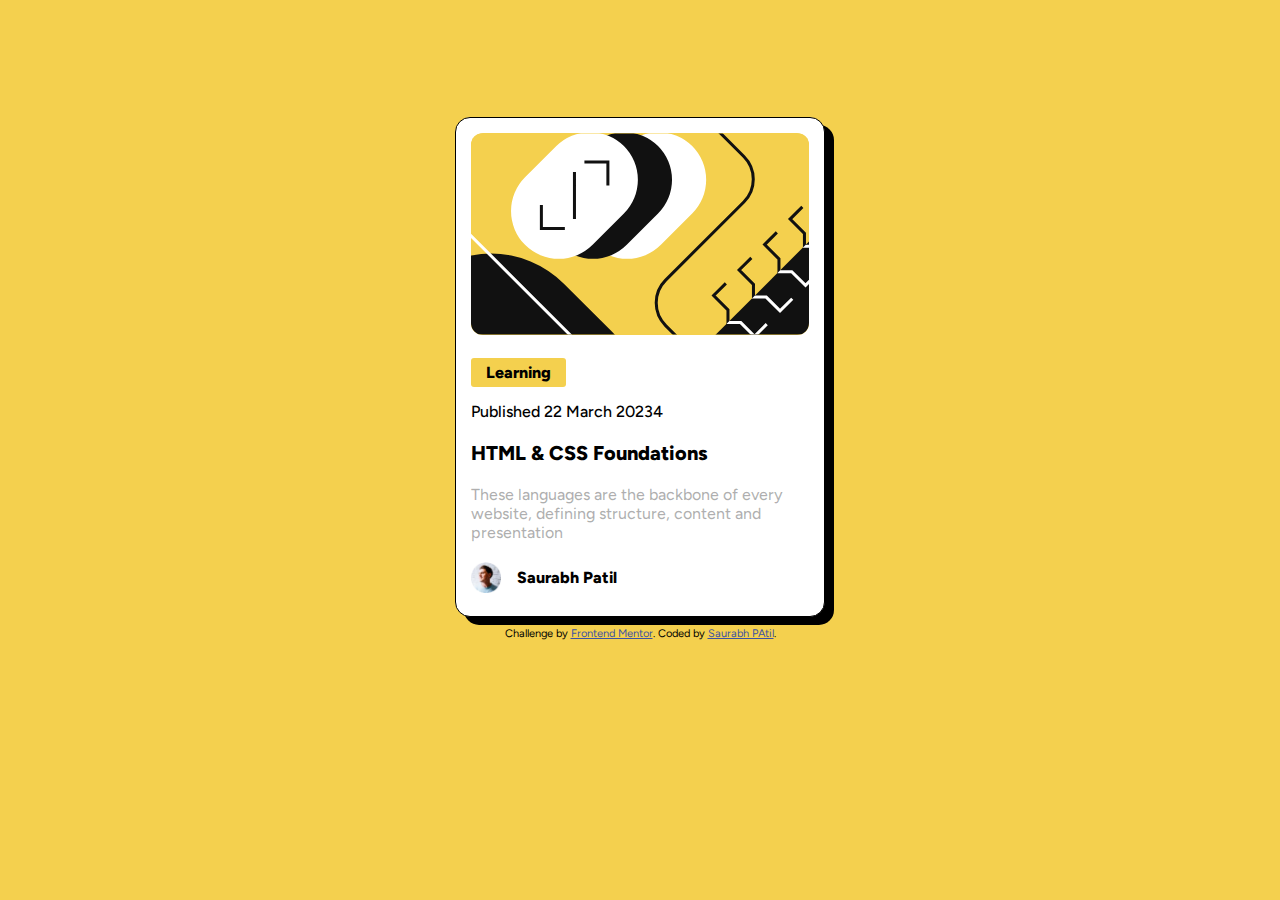
<file: blog-preview-card-main/index.html>
<!DOCTYPE html>
<html lang="en">
<head>
  <meta charset="UTF-8">
  <meta name="viewport" content="width=device-width, initial-scale=1.0"> <!-- displays site properly based on user's device -->

  <link rel="icon" type="image/png" sizes="32x32" href="./assets/images/favicon-32x32.png">
  
  <title>Frontend Mentor | Blog preview card</title>

  <!-- Feel free to remove these styles or customise in your own stylesheet 👍 -->
  <link rel="stylesheet" href="style.css">
  <style>
    .attribution { font-size: 11px; text-align: center; margin-top: 10px; }
    .attribution a { color: hsl(228, 45%, 44%); }
  </style>
</head>
<body>

  <div class="container">
    <div class="card">
      <img src="./assets//images/illustration-article.svg" alt="">
      <span class="tab">Learning</span>
      <p>Published 22 March 20234</p>
      <p class="heading">HTML & CSS Foundations</p>
      <p>These languages are the backbone of every website, defining structure, content and presentation</p>
      <p class="owner">
        <img src="./assets/images/image-avatar.webp" alt="">
        <span>Saurabh Patil</span>
      </p>
    </div>
  </div>
  
  <div class="attribution">
    Challenge by <a href="https://www.frontendmentor.io?ref=challenge" target="_blank">Frontend Mentor</a>. 
    Coded by <a href="#">Saurabh PAtil</a>.
  </div>
</body>
</html>
</file>
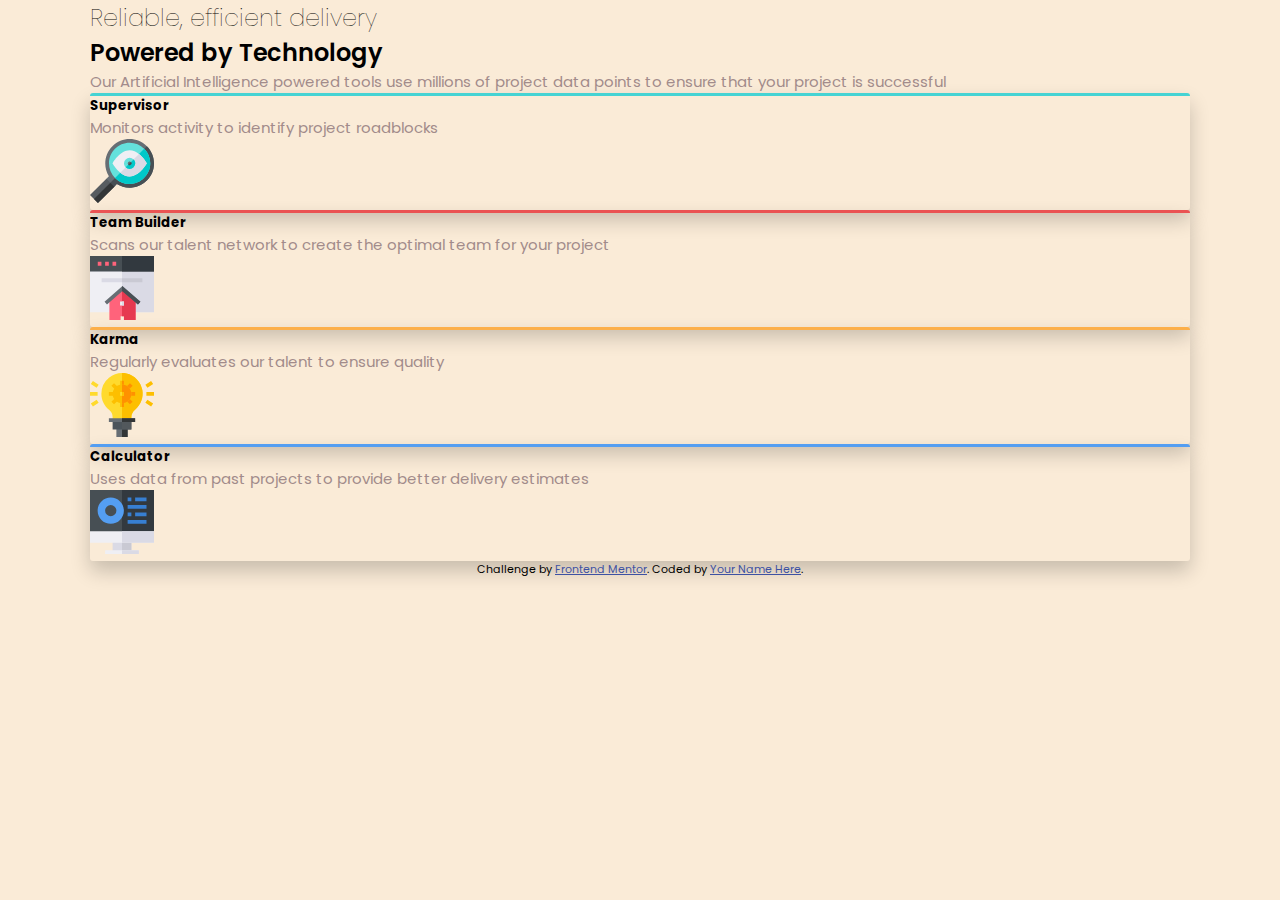
<file: four-card-feature-section-master/index.html>
<!DOCTYPE html>
<html lang="en">
<head>
  <meta charset="UTF-8">
  <meta name="viewport" content="width=device-width, initial-scale=1.0"> <!-- displays site properly based on user's device -->

  <link rel="icon" type="image/png" sizes="32x32" href="./images/favicon-32x32.png">
  
  <title>Frontend Mentor | Four card feature section</title>

  <!-- Feel free to remove these styles or customise in your own stylesheet 👍 -->
  <link rel="stylesheet" href="style.css">
  <link href="https://cdn.jsdelivr.net/npm/bootstrap@5.0.2/dist/css/bootstrap.min.css" rel="stylesheet" integrity="sha384-EVSTQN3/azprG1Anm3QDgpJLIm9Nao0Yz1ztcQTwFspd3yD65VohhpuuCOmLASjC" crossorigin="anonymous">
  <style>
    .attribution { font-size: 11px; text-align: center; }
    .attribution a { color: hsl(228, 45%, 44%); }
  </style>
</head>
<body>
  <main>
    <div class="card border-0 mt-3">
    <div class="row justify-content-center ">
      <div class="col-md-9 text-center">
        <h2>Reliable, efficient delivery</h2>
        <h2>Powered by Technology</h2>
        <p>Our Artificial Intelligence powered tools use millions of project data points 
          to ensure that your project is successful</p>
      </div>
    </div>
    <div class="row mt-3">
      <div class="col-md-4 text-start align-self-center">
        <div class="inCard p-4 cyan">
          <h5>Supervisor</h5>
          <p>Monitors activity to identify project roadblocks</p>
          <div class="text-end">
            <img src="./images/icon-supervisor.svg" alt="">
          </div>
        </div>
      </div>
      <div class="col-md-4 d-grid gap-4">
        <div class="inCard p-4 red">
          <h5>Team Builder</h5>
          <p>Scans our talent network to create the optimal team for your project</p>
          <div class="text-end">
            <img src="./images/icon-team-builder.svg" alt="">
          </div>
        </div>
        <div class="inCard p-4 yell">
          <h5>Karma</h5>
          <p>Regularly evaluates our talent to ensure quality</p>
          <div class="text-end">
            <img src="./images/icon-karma.svg" alt="">
          </div>
        </div>
      </div>
      <div class="col-md-4 align-self-center ">
        <div class="inCard p-4 blue">
          <h5>Calculator</h5>
          <p>Uses data from past projects to provide better delivery estimates</p>
          <div class="text-end">
            <img src="./images/icon-calculator.svg" alt="">
          </div>
        </div>
      </div>
    </div>
  </div>
  </main>
  
  <!-- 

  Supervisor
  Monitors activity to identify project roadblocks

  Team Builder
  Scans our talent network to create the optimal team for your project

  Karma
  Regularly evaluates our talent to ensure quality

  Calculator
  Uses data from past projects to provide better delivery estimates -->

  
  <footer>
    <p class="attribution mt-5">
      Challenge by <a href="https://www.frontendmentor.io?ref=challenge" target="_blank">Frontend Mentor</a>. 
      Coded by <a href="#">Your Name Here</a>.
    </p>
  </footer>
  <script src="https://cdn.jsdelivr.net/npm/bootstrap@5.0.2/dist/js/bootstrap.bundle.min.js" integrity="sha384-MrcW6ZMFYlzcLA8Nl+NtUVF0sA7MsXsP1UyJoMp4YLEuNSfAP+JcXn/tWtIaxVXM" crossorigin="anonymous"></script>
</body>
</html>
</file>
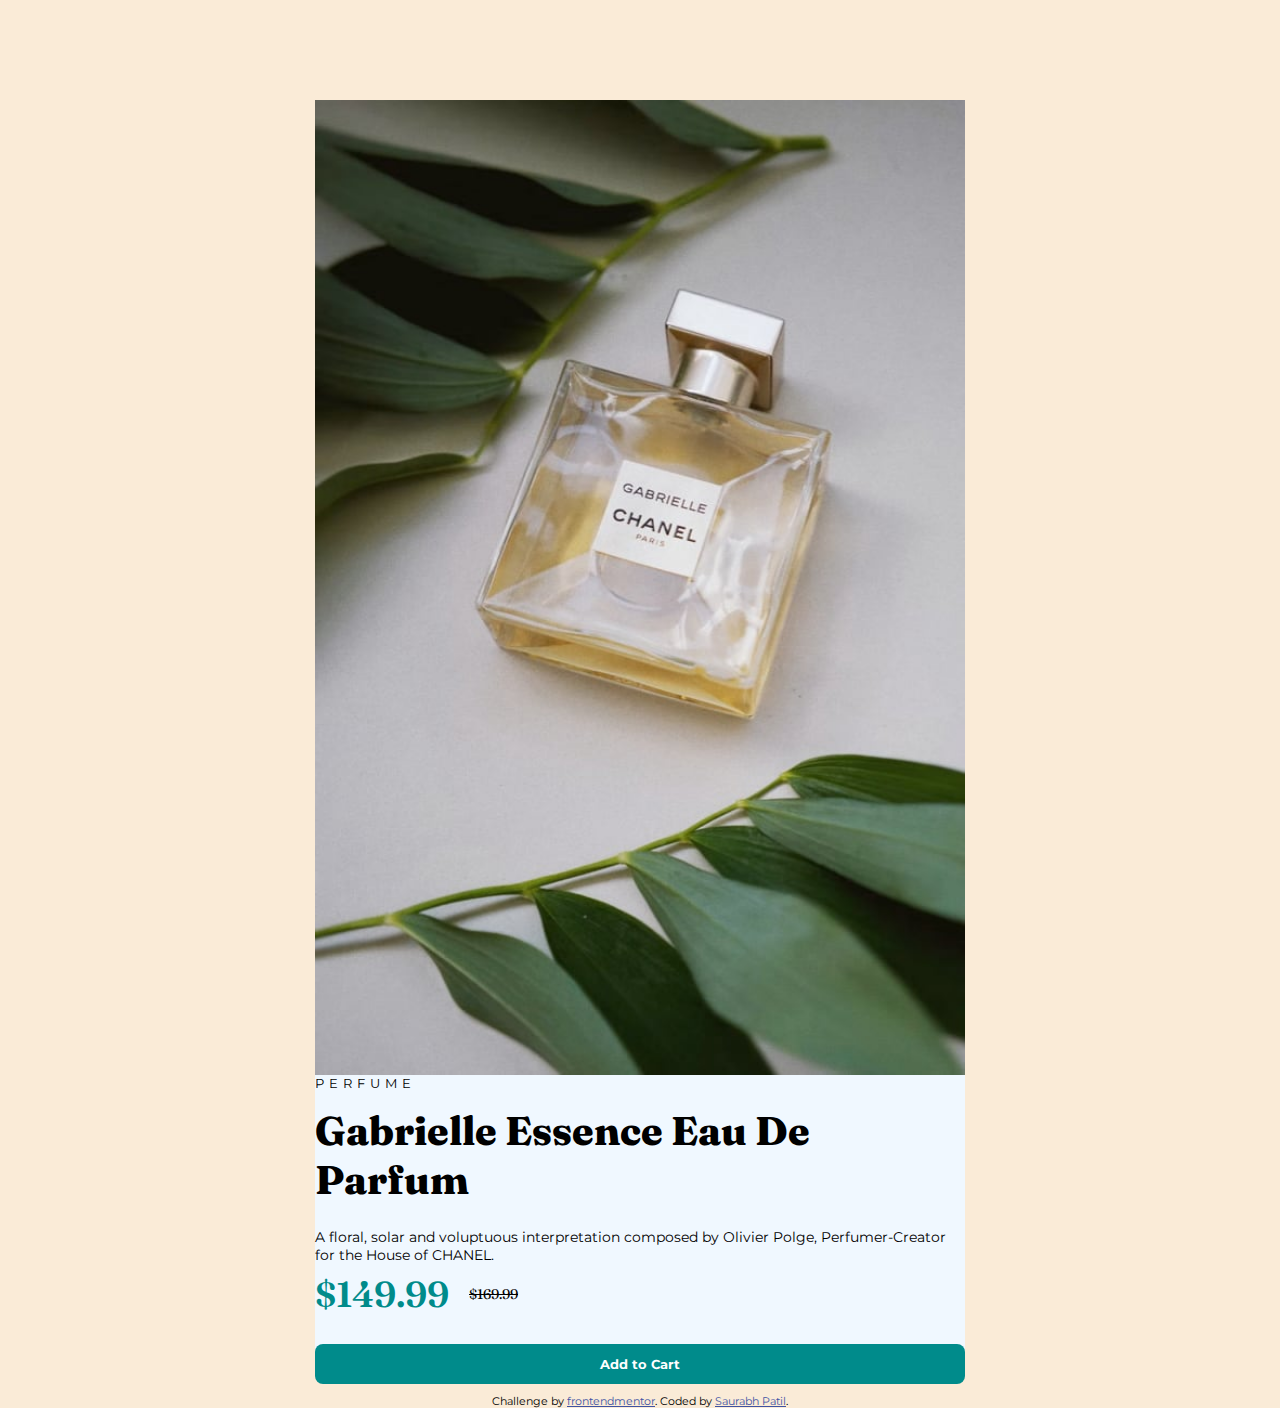
<file: product-preview-card-component-main/index.html>
<!DOCTYPE html>
<html lang="en">
  <head>
    <meta charset="UTF-8" />
    <meta name="viewport" content="width=device-width, initial-scale=1.0" />
    <!-- displays site properly based on user's device -->

    <link
      rel="icon"
      type="image/png"
      sizes="32x32"
      href="./images/favicon-32x32.png"
    />

    <title>Frontend Mentor | Product preview card component</title>

    <link rel="stylesheet" href="style.css" />
    <link
      href="https://cdn.jsdelivr.net/npm/bootstrap@5.0.2/dist/css/bootstrap.min.css"
      rel="stylesheet"
      integrity="sha384-EVSTQN3/azprG1Anm3QDgpJLIm9Nao0Yz1ztcQTwFspd3yD65VohhpuuCOmLASjC"
      crossorigin="anonymous"
    />
    <style>
      .attribution {
        font-size: 11px;
        text-align: center;
      }
      .attribution a {
        color: hsl(228, 45%, 44%);
      }
    </style>
  </head>
  <body>
    <main>
      <div class="card">
        <div class="row g-0">
          <div class="col-sm-6">
            <div class="img" style="
            height: auto;
        "></div>
          </div>
          <div class="col-sm-6 p-4">
            <h1>PERFUME</h1>
            <h2>Gabrielle Essence Eau De Parfum</h2>
            <p>
              A floral, solar and voluptuous interpretation composed by Olivier
              Polge, Perfumer-Creator for the House of CHANEL.
            </p>
            <div class="price"><span>$149.99</span><span>$169.99</span></div>
            <button>Add to Cart</button>
          </div>
        </div>
      </div>
    </main>

    <div class="attribution">
      Challenge by
      <a href="https://www.frontendmentor.io?ref=challenge" target="_blank"
        >frontendmentor</a
      >. Coded by <a href="#">Saurabh Patil</a>.
    </div>
    <script
      src="https://cdn.jsdelivr.net/npm/bootstrap@5.0.2/dist/js/bootstrap.bundle.min.js"
      integrity="sha384-MrcW6ZMFYlzcLA8Nl+NtUVF0sA7MsXsP1UyJoMp4YLEuNSfAP+JcXn/tWtIaxVXM"
      crossorigin="anonymous"
    ></script>
  </body>
</html>
</file>
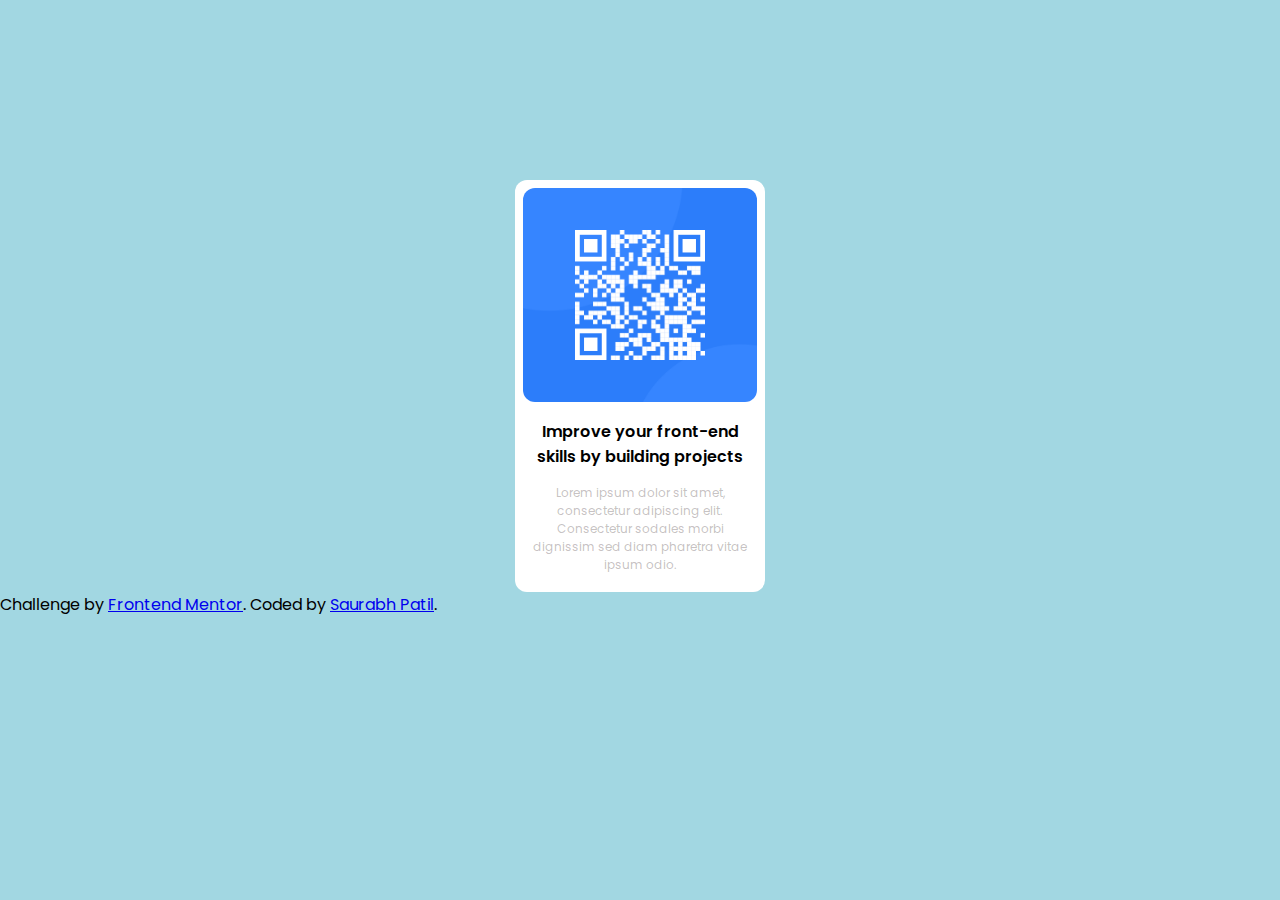
<file: qr-code-component-main/index.html>
<!DOCTYPE html>
<html lang="en">
  <head>
    <meta charset="UTF-8" />
    <meta name="viewport" content="width=device-width, initial-scale=1.0" />
    <!-- displays site properly based on user's device -->

    <link
      rel="icon"
      type="image/png"
      sizes="32x32"
      href="./images/favicon-32x32.png"
    />

    <title>Frontend Mentor | QR code component</title>

    <!-- Feel free to remove these styles or customise in your own stylesheet 👍 -->
    <link rel="stylesheet" href="style.css" />
  </head>
  <body>
    <div class="container">
      <div class="card">
        <img src="./images/image-qr-code.png" alt="" />
        <div class="card__details">
          <span class="tag">Improve your front-end skills by building projects</span>
          <p>
            Lorem ipsum dolor sit amet, consectetur adipiscing elit. Consectetur
            sodales morbi dignissim sed diam pharetra vitae ipsum odio.
          </p>

        </div>
      </div>
    </div>

    <div class="attribution">
      Challenge by
      <a href="https://www.frontendmentor.io?ref=challenge" target="_blank"
        >Frontend Mentor</a
      >. Coded by <a href="#">Saurabh Patil</a>.
    </div>
  </body>
</html>
</file>
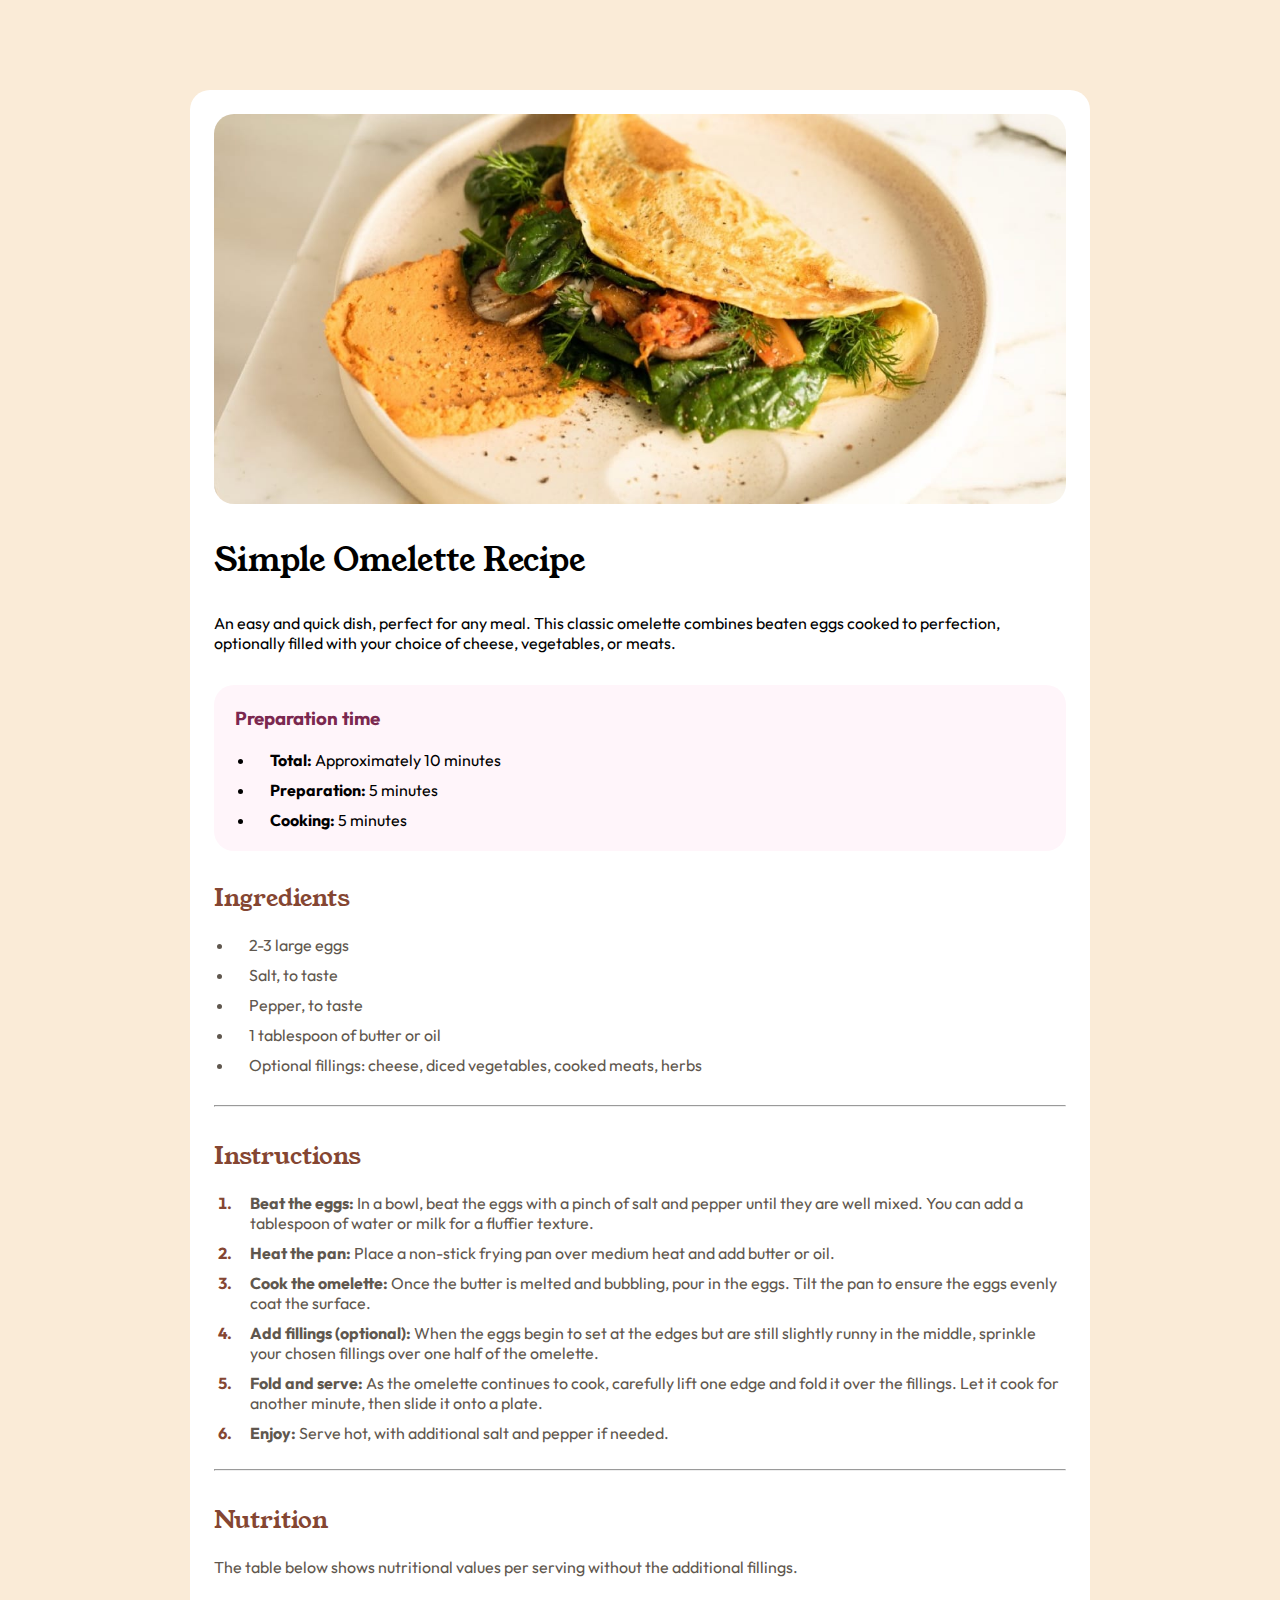
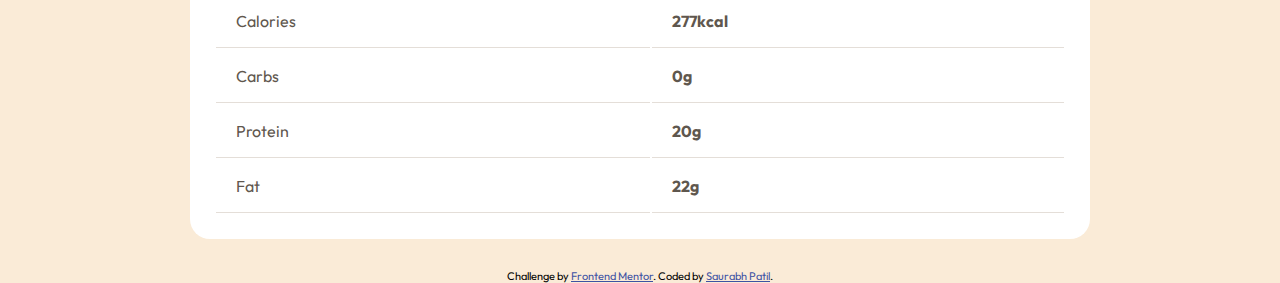
<file: recipe-page-main/index.html>
<!DOCTYPE html>
<html lang="en">
  <head>
    <meta charset="UTF-8" />
    <meta name="viewport" content="width=device-width, initial-scale=1.0" />
    <!-- displays site properly based on user's device -->

    <link
      rel="icon"
      type="image/png"
      sizes="32x32"
      href="./assets/images/favicon-32x32.png"
    />
    <link rel="stylesheet" href="style.css" />
    <title>Frontend Mentor | Recipe page</title>

    <!-- Feel free to remove these styles or customise in your own stylesheet 👍 -->
    <style>
      .attribution {
        font-size: 11px;
        text-align: center;
        margin-top: 30px;
      }
      .attribution a {
        color: hsl(228, 45%, 44%);
      }
    </style>
  </head>
  <body>
    <main>
      <div class="card">
        <img src="./assets/images/image-omelette.jpeg" alt="" />
        <div class="forMobile">
        <h1>Simple Omelette Recipe</h1>
        <p>
          An easy and quick dish, perfect for any meal. This classic omelette
          combines beaten eggs cooked to perfection, optionally filled with your
          choice of cheese, vegetables, or meats.
        </p>
        <div class="prep">
          <h3>Preparation time</h3>
          <ul>
            <li><span>Total:</span> Approximately 10 minutes</li>
            <li><span>Preparation:</span> 5 minutes</li>
            <li><span>Cooking:</span> 5 minutes</li>
          </ul>
        </div>
        <div class="ingred">
          <h2>Ingredients</h2>
          <ul>
            <li>2-3 large eggs</li>
            <li>Salt, to taste</li>
            <li>Pepper, to taste</li>
            <li>1 tablespoon of butter or oil</li>
            <li>Optional fillings: cheese, diced vegetables, cooked meats, herbs</li>
          </ul>
        </div>
        <hr>
        <div class="instruction">
          <h2>Instructions</h2>
          <ol>
            <li><span>Beat the eggs:</span> In a bowl, beat the eggs with a pinch of salt and pepper until they are well mixed. 
              You can add a tablespoon of water or milk for a fluffier texture.</li>
            <li><span>Heat the pan:</span> Place a non-stick frying pan over medium heat and add butter or oil.</li>
            <li><span>Cook the omelette:</span> Once the butter is melted and bubbling, pour in the eggs. Tilt the pan to ensure 
              the eggs evenly coat the surface.</li>
            <li><span>Add fillings (optional):</span> When the eggs begin to set at the edges but are still slightly runny in the 
              middle, sprinkle your chosen fillings over one half of the omelette.</li>
            <li><span>Fold and serve:</span> As the omelette continues to cook, carefully lift one edge and fold it over the 
              fillings. Let it cook for another minute, then slide it onto a plate.</li>
            <li><span>Enjoy:</span> Serve hot, with additional salt and pepper if needed.</li>
          </ol>
        </div>
        <hr>
        <div class="nutrition">
          <h2>Nutrition</h2>
          <p>The table below shows nutritional values per serving without the additional fillings.</p>
          <table>
              <tr>
                <td>Calories</td>
                <td><span>277kcal</span></td>
              </tr>
              <tr>
                <td>Carbs</td>
                <td><span>0g</span></td>
              </tr>
              <tr>
                <td>Protein</td>
                <td><span>20g</span></td>
              </tr>
              <tr>
                <td>Fat</td>
                <td><span>22g</span></td>
              </tr>
          </table>
        </div>
      </div>
      </div>
    </main>

    <!--  -->

    <div class="attribution">
      Challenge by
      <a href="https://www.frontendmentor.io?ref=challenge" target="_blank"
        >Frontend Mentor</a
      >. Coded by <a href="#">Saurabh Patil</a>.
    </div>
  </body>
</html>
</file>
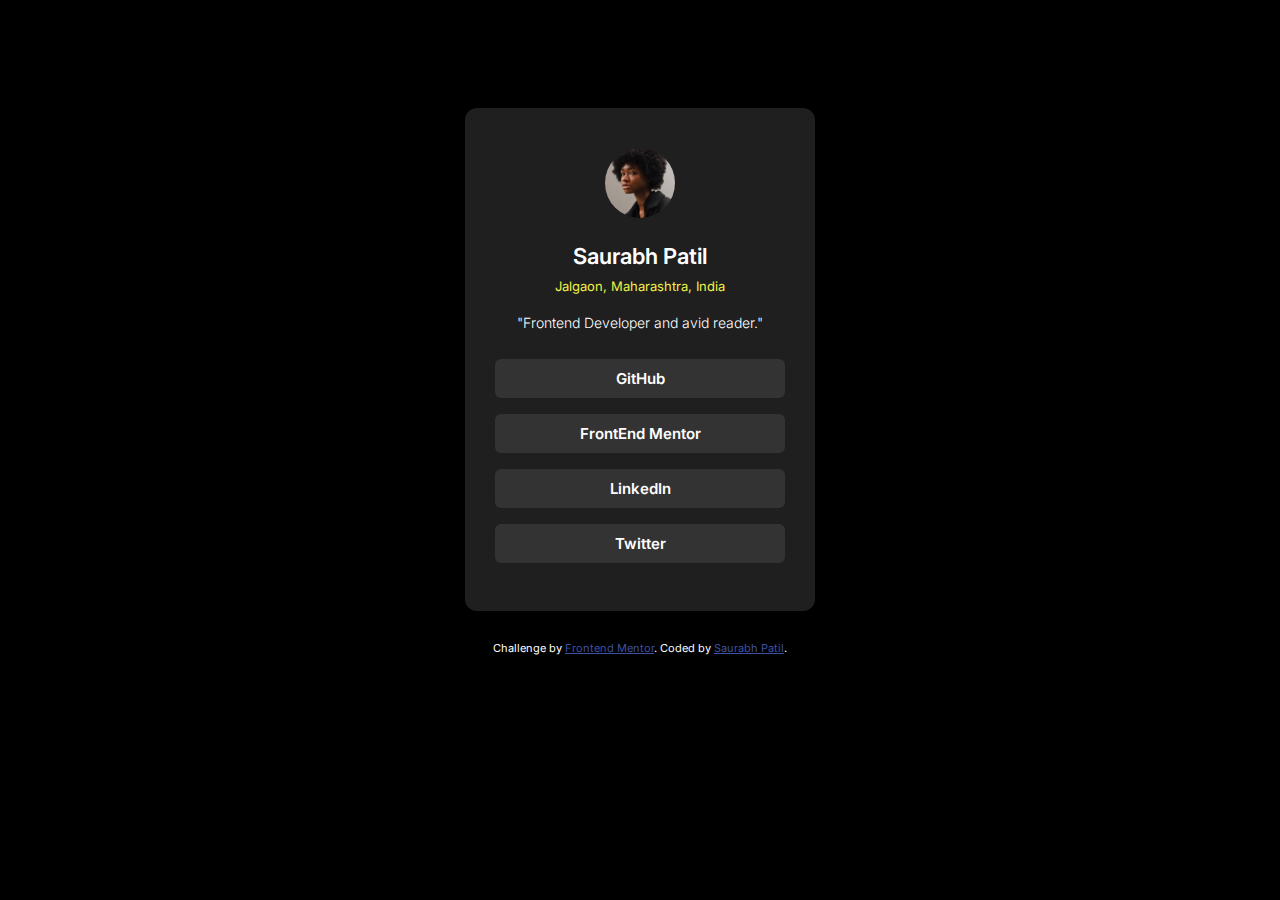
<file: social-links-profile-main/index.html>
<!DOCTYPE html>
<html lang="en">
  <head>
    <meta charset="UTF-8" />
    <meta name="viewport" content="width=device-width, initial-scale=1.0" />
    <!-- displays site properly based on user's device -->

    <link
      rel="icon"
      type="image/png"
      sizes="32x32"
      href="./assets/images/favicon-32x32.png"
    />

    <title>Frontend Mentor | Social links profile</title>
    <link rel="stylesheet" href="style.css" />

    <!-- Feel free to remove these styles or customise in your own stylesheet 👍 -->
    <style>
      .attribution {
        font-size: 11px;
        text-align: center;
        margin-top: 30px;
      }
      .attribution a {
        color: hsl(228, 45%, 44%);
      }
    </style>
  </head>
  <body>
    <main>
      <div class="card">
        <img src="./assets/images/avatar-jessica.jpeg" alt="" />
        <p>Saurabh Patil</p>
        <p>Jalgaon, Maharashtra, India</p>
        <p>"Frontend Developer and avid reader."</p>
        <div class="blocks">
          <span>GitHub</span>
          <span>FrontEnd Mentor</span>
          <span>LinkedIn</span>
          <span>Twitter</span>
        </div>
      </div>
    </main>

    <div class="attribution">
      Challenge by
      <a href="https://www.frontendmentor.io?ref=challenge" target="_blank"
        >Frontend Mentor</a
      >. Coded by <a href="#">Saurabh Patil</a>.
    </div>
  </body>
</html>
</file>
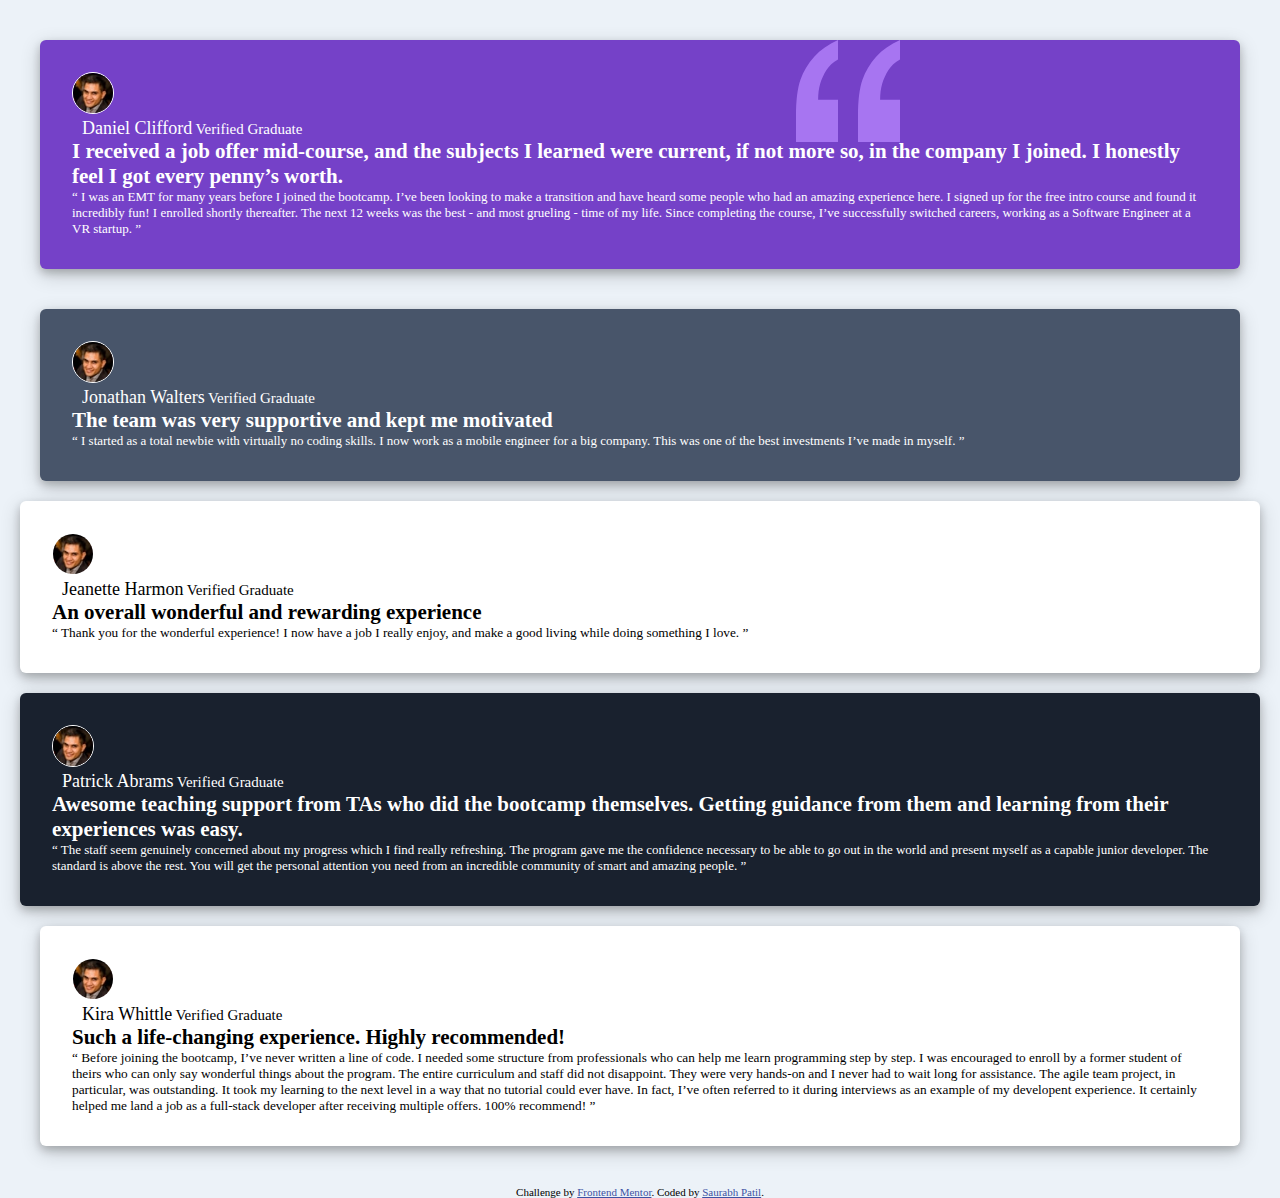
<file: testimonials-grid-section-main/index.html>
<!DOCTYPE html>
<html lang="en">
  <head>
    <meta charset="UTF-8" />
    <meta name="viewport" content="width=device-width, initial-scale=1.0" />
    <!-- displays site properly based on user's device -->

    <link
      rel="icon"
      type="image/png"
      sizes="32x32"
      href="./images/favicon-32x32.png"
    />

    <title>Frontend Mentor | [Challenge Name Here]</title>
    <link rel="stylesheet" href="style.css" />
    <link
      href="https://cdn.jsdelivr.net/npm/bootstrap@5.0.2/dist/css/bootstrap.min.css"
      rel="stylesheet"
      integrity="sha384-EVSTQN3/azprG1Anm3QDgpJLIm9Nao0Yz1ztcQTwFspd3yD65VohhpuuCOmLASjC"
      crossorigin="anonymous"
    />

    <!-- Feel free to remove these styles or customise in your own stylesheet 👍 -->
    <style>
      .attribution {
        font-size: 11px;
        text-align: center;
      }
      .attribution a {
        color: hsl(228, 45%, 44%);
      }
    </style>
  </head>
  <body>
    <main>
      <div class="cards">
        <div class="row frow">
          <div class="col-md-9">
            <div class="row">
              <div class="col-md-8 box1">
                <div class="box darkblu">
                  <div class="d-flex align-items-center">
                    <img src="./images/image-daniel.jpg" alt="" />
                    <div class="d-flex flex-column justify-content-center name">
                      <span>Daniel Clifford</span>
                      <span>Verified Graduate</span>
                    </div>
                  </div>
                  <div class="mt-3">
                    <h5>
                      I received a job offer mid-course, and the subjects I
                      learned were current, if not more so, in the company I
                      joined. I honestly feel I got every penny’s worth.
                    </h5>
                  </div>
                  <p class="mt-3">
                    “ I was an EMT for many years before I joined the bootcamp.
                    I’ve been looking to make a transition and have heard some
                    people who had an amazing experience here. I signed up for the
                    free intro course and found it incredibly fun! I enrolled
                    shortly thereafter. The next 12 weeks was the best - and most
                    grueling - time of my life. Since completing the course, I’ve
                    successfully switched careers, working as a Software Engineer
                    at a VR startup. ”
                  </p>
                </div>
              </div>
              <div class="col-md-4 box2">
                <div class="box greyishBlue">
                  <div class="d-flex align-items-center">
                    <img src="./images/image-daniel.jpg" alt="" />
                    <div class="d-flex flex-column justify-content-center name">
                      <span>Jonathan Walters</span>
                      <span>Verified Graduate</span>
                    </div>
                  </div>
                  <div class="mt-3">
                    <h5>The team was very supportive and kept me motivated</h5>
                  </div>
                  <p class="mt-3">
                    “ I started as a total newbie with virtually no coding skills.
                    I now work as a mobile engineer for a big company. This was
                    one of the best investments I’ve made in myself. ”
                  </p>
                </div>
              </div>
            </div>
            <div class="row">
              <div class="col-md-4 box3">
                <div class="box White">
                  <div class="d-flex align-items-center">
                    <img src="./images/image-daniel.jpg" alt="" />
                    <div class="d-flex flex-column justify-content-center name">
                      <span>Jeanette Harmon</span>
                      <span>Verified Graduate</span>
                    </div>
                  </div>
                  <div class="mt-3">
                    <h5>An overall wonderful and rewarding experience</h5>
                  </div>
                  <p class="mt-3">
                    “ Thank you for the wonderful experience! I now have a job I
                    really enjoy, and make a good living while doing something I
                    love. ”
                  </p>
                </div>
              </div>
              <div class="col-md-8 box4">
                <div class="box blackishBlue">
                <div class="d-flex align-items-center">
                  <img src="./images/image-daniel.jpg" alt="" />
                  <div class="d-flex flex-column justify-content-center name">
                    <span>Patrick Abrams</span>
                    <span>Verified Graduate</span>
                  </div>
                </div>
                <div class="mt-3">
                  <h5>
                    Awesome teaching support from TAs who did the bootcamp themselves. Getting guidance from them and 
  learning from their experiences was easy.
                  </h5>
                </div>
                <p class="mt-3">
                  “ The staff seem genuinely concerned about my progress which I find really refreshing. The program 
  gave me the confidence necessary to be able to go out in the world and present myself as a capable 
  junior developer. The standard is above the rest. You will get the personal attention you need from 
  an incredible community of smart and amazing people. ”
                </p>
                </div>
              </div>
            </div>
          </div>
          <div class="col-md-3 box5">
            <div class="box White">
              <div class="d-flex align-items-center">
                <img src="./images/image-daniel.jpg" alt="" />
                <div class="d-flex flex-column justify-content-center name">
                  <span>Kira Whittle</span>
                  <span>Verified Graduate</span>
                </div>
              </div>
              <div class="mt-3">
                <h5>Such a life-changing experience. Highly recommended!</h5>
              </div>
              <p class="mt-3">
                “ Before joining the bootcamp, I’ve never written a line of
                code. I needed some structure from professionals who can help
                me learn programming step by step. I was encouraged to enroll
                by a former student of theirs who can only say wonderful
                things about the program. The entire curriculum and staff did
                not disappoint. They were very hands-on and I never had to
                wait long for assistance. The agile team project, in
                particular, was outstanding. It took  my learning to the next
                level in a way that no tutorial could ever have. In fact, I’ve
                often referred to it during interviews as an example of my
                developent experience. It certainly helped me land a job as a
                full-stack developer after receiving multiple offers. 100%
                recommend! ”
              </p>
            </div>
          </div>
        </div>
      </div>
    </main>


    <!-- ---------------------- -->
    <div class="attribution mt-5">
      Challenge by
      <a href="https://www.frontendmentor.io?ref=challenge" target="_blank"
        >Frontend Mentor</a
      >. Coded by <a href="#">Saurabh Patil</a>.
    </div>
    <script
      src="https://cdn.jsdelivr.net/npm/bootstrap@5.0.2/dist/js/bootstrap.bundle.min.js"
      integrity="sha384-MrcW6ZMFYlzcLA8Nl+NtUVF0sA7MsXsP1UyJoMp4YLEuNSfAP+JcXn/tWtIaxVXM"
      crossorigin="anonymous"
    ></script>
  </body>
</html>
</file>
<file: blog-preview-card-main/style.css>
@import url('https://fonts.googleapis.com/css2?family=Figtree:ital,wght@0,300..900;1,300..900&display=swap');
* {
  padding: 0;
  margin: 0;
  background-color: hsl(47, 88%, 63%);
  font-family: "Figtree", sans-serif;
}
.container {
  max-width: 370px;
  margin: 0 auto;
  margin-top: 13vh;
}
.card {
  background-color: #fff;
  padding: 15px;
  border-radius: 15px;
  border: 1px solid black;
  box-shadow: 9px 8px black;
  border-collapse: collapse;
  
}
div>img{
    width: 100%;
    border-radius: 12px;
    margin-bottom: 1.5rem;
}
.tab{
    margin-bottom: 5px;
    padding: 5px 15px;
    border-radius: 3px;
    font-weight: 800;

}
div>p{
    margin: 20px 0 20px 0;
    background: transparent;
    font-weight: 500;
}
.heading{
    font-size: 20px;
    font-weight: 800;
}
div>p:nth-last-child(2){
    color: rgba(0, 0, 0, 0.311);
}
div>p:nth-last-child(1){
    margin-bottom: 8px;
}
.owner{
    display: flex;
    align-items: center;
}
.owner>img{
    background: transparent;
    display: inline;
    width: 30px;
}
.owner>span{
    background: transparent;
    margin-left: 1rem;
    font-weight: 800;
}
</file>
<file: four-card-feature-section-master/style.css>
@import url('https://fonts.googleapis.com/css2?family=Poppins:ital,wght@0,100;0,200;0,300;0,400;0,500;0,600;0,700;0,800;0,900;1,100;1,200;1,300;1,400;1,500;1,600;1,700;1,800;1,900&display=swap');
*{
    margin: 0;
    padding: 0;

}
body{
    height: 100vh;
    width: 100%;
    background-color: antiquewhite;
    font-family: "Poppins", sans-serif;
    
}
.card{
    max-width: 1100px;
    margin: 0 auto;
    border: none;
    padding: 0 50px;
}
main h2:nth-last-child(3){
    font-weight: 100;
}
main h2:nth-last-child(2){
    font-weight: 600;
}
.inCard{
    box-shadow: 0 10px 20px rgb(0 0 0 / 0.2);
    border-radius: 3px;
    overflow: hidden;
    
}
main>.card>.row>.col-sm-4>.inCard{
    height: 220px;
    width: 100%;
}
main>.card>.row p{
    font-size: 15px;
    color: hsl(0, 11%, 59%);
}
.row .cyan{
    border-top: 3px solid hsl(180, 62%, 55%) ;
}
.red{
    border-top: 3px solid hsl(0, 78%, 62%) ;
}
.yell{
    border-top: 3px solid hsl(34, 97%, 64%) ;
}
.blue{
    border-top: 3px solid hsl(212, 86%, 64%) ;
}
@media only screen and (max-width: 770px) {
    .row{
        gap: 20px;
    }
}
</file>
<file: product-preview-card-component-main/style.css>
@import url('https://fonts.googleapis.com/css2?family=Fraunces:ital,opsz,wght@0,9..144,100..900;1,9..144,100..900&family=Montserrat:ital,wght@0,100..900;1,100..900&display=swap');

*, body{
    padding: 0;
    margin: 0;
    background-color: antiquewhite;
    font-family: "Montserrat","Fraunces", serif;
}
main{
    display: flex;
    justify-content: center;
    align-items: center;
    margin-top: 10vh;
    padding: 10px;
    
}

.card{
    max-width: 650px;
    background-color: aliceblue;
    padding: 0;
    border-radius: 35px;
}
.card *{
    background: transparent;
    
}
.card>.row .img{
    width: 100%;
    height: auto;
    content: url(./images/image-product-desktop.jpg);
    
}

.card>.row h1{
    font-weight: normal;
    font-size: smaller;
    letter-spacing: 5px;
}
.card>.row h2{
    margin-top: 15px;
    font-weight: 800;
    font-family: "Fraunces", serif;
    margin-bottom: 1.5rem;
    font-size: 2.5rem;
}
.card>.row p{
    font-size: 14px;
}
.card>.row div>span:nth-last-child(2){
    font-size: 2.25em;
    font-family: "Fraunces", serif;
    font-weight: 600;
    color: darkcyan;
}
.card>.row div>span:nth-last-child(1){
    font-family: "Fraunces", serif;
    text-decoration: line-through;
    font-size: 14px;
    margin: 0 0 0 20px;
}
.card>.row>.col-sm-6>div{
    height: 60px;
    display: flex;
    align-items: center;
}
.card>.row button{
    width: 100%;
    margin-top: 1.5em;
    background-color: darkcyan;
    color: white;
    border-radius: 8px;
    font-weight: bold;
    border: none;
    height: 3em;
}
@media only screen and (max-width: 375px) {
    .card>.row .img{
        width: 100%;
        content: url(./images/image-product-mobile.jpg);
        
    }
  }
</file>
<file: qr-code-component-main/style.css>
@import url('https://fonts.googleapis.com/css2?family=Baloo+Bhai+2&family=Exo+2:ital,wght@0,506;1,506&family=Madimi+One&family=Poppins:ital,wght@0,100;0,200;0,300;0,400;0,500;0,600;0,700;0,800;0,900;1,100;1,200;1,300;1,400;1,500;1,600;1,700;1,800;1,900&display=swap');

*{
  margin: 0;
  padding: 0;
  background-color: rgb(162, 215, 226);
  font-family: "Poppins","Baloo Bhai 2", sans-serif;
  font-optical-sizing: auto;
}
.container {
  max-width: 250px;
  margin: 0 auto;
  margin-top: 20vh;
}
.card {
  background-color: #fff;
  padding: 8px;
  border-radius: 12px;
}
div img {
  width: 100%;
  border-radius: 12px;
  height: 214px;
  object-fit: cover;
}
.card__details{
    background-color: #fff;
    text-align: center;
    margin-top: 10px;
}
span{
    background: transparent;
    /* font-size: 20px; */
    font-weight: 600;
}
.card__details>p{
    background: transparent;
    margin-top: 5px;
    color: rgba(58, 45, 45, 0.3);
    font-size: 12px;
    padding: 10px;
}
</file>
<file: recipe-page-main/style.css>
@import url("https://fonts.googleapis.com/css2?family=Outfit:wght@100..900&family=Young+Serif&display=swap");

* {
  padding: 0;
  margin: 0;
  font-family: "Outfit","Young Serif", serif;
  background-color: antiquewhite;
}
main {
  max-width: 900px;
  margin: 0 auto;
}
.card {
  background-color: hsl(0, 0%, 100%);
  padding: 1.5rem;
  border-radius: 20px;
  margin-top: 10vh;
}
.card *{
    background: transparent;
}
.card>img {
  width: 100%;
  border-radius: 20px;
}
.card>.forMobile>h1{
    font-family:"Young Serif", serif;
    margin: 30px 0 30px 0;
    font-weight: normal;
}
.prep{
    background-color: hsl(330, 100%, 98%);
    padding: 1px;
    margin-top: 2em;
    border-radius: 20px;
}
.prep h3{
    color: hsl(332, 51%, 32%);
}
.prep h3,ul{
    margin: 20px;
}
.prep ul>li{
    margin: 0 0 10px 20px;
    padding: 0 0 0 15px;
}
.prep ul>li>span{
    font-weight: 700;
}
.ingred{
    margin-bottom: 30px;
}
.ingred h2{
    font-family:"Young Serif", serif;
    font-weight: normal;
    margin-top: 30px;
    color: hsl(14, 45%, 36%);
}
.ingred ul>li{
    margin: 0 0 10px 0px;
    padding: 0 0 0 15px;
    color: hsl(30, 10%, 34%);
}
.card>.forMobile hr{
    color: hsl(30, 18%, 87%);
    margin-bottom: 2em;
}
.instruction{
    margin-bottom: 26px;
}
.instruction h2{
    font-family:"Young Serif", serif;
    font-weight: normal;
    margin-bottom: 20px;
    color: hsl(14, 45%, 36%);
}
.instruction ol>li{
    margin: 0 0 10px 21px;
    padding: 0 0 0 15px;
    color: hsl(30, 10%, 34%);
}
.instruction ol>li>span{
    font-weight: bold;
}
.instruction ol>li::marker{
    color: hsl(14, 45%, 36%);
    font-weight: bold;
}
.nutrition h2{
    font-family:"Young Serif", serif;
    font-weight: normal;
    margin-bottom: 20px;
    color: hsl(14, 45%, 36%);
}
.nutrition>p{
    color: hsl(30, 10%, 34%);
    margin-bottom: 1em;
}
.nutrition>table{
    width: 100%;
}
.nutrition table td{
    border-bottom: 1px solid hsl(30, 18%, 87%);;
    color: hsl(30, 10%, 34%);
}
.nutrition>table td{
    padding: 16px 0 16px 20px;
}
.nutrition>table td>span{
   font-weight: bold;
}
@media only screen and (max-width: 375px) {
    .card {
        background-color: hsl(0, 0%, 100%);
        border-radius: 20px;padding: 0;
        margin-top: 10vh;
      }
    .forMobile{
        padding: 1.5rem;
    }
}
</file>
<file: social-links-profile-main/style.css>
@import url('https://fonts.googleapis.com/css2?family=Figtree:ital,wght@0,300..900;1,300..900&family=Inter:wght@100..900&display=swap');


*{
    margin: 0;
    padding: 0;
    background-color: black;
    color: hsl(0, 0%, 100%);
    font-family: "Inter", sans-serif;
}
main{
    max-width: 350px;
    margin: 0 auto;
    margin-top: 12vh;
}
.card {
    background-color: hsl(0, 0%, 12%);
    padding: 40px;
    border-radius: 12px;
    display: flex;
    align-items: center;
    flex-direction: column;
    border-radius: 12px;
}
div>img{
    width: 70px;
    border-radius: 50%;
    margin: 0 0 25px 0;
}
div>p{
    margin: 0 0 9px 0;
    background: transparent;
}
div p:nth-last-child(4) {
    font-size: 22px;
    font-weight: 600;
}
div p:nth-last-child(3) {
    font-size: 13px;
    font-weight: 400;
    color: rgb(240, 240, 73);
    margin-bottom: 20px;
}
div p:nth-last-child(2) {
    font-size: 14px;
    font-weight: 300;
    margin-bottom: 20px;
}
.blocks{
    display: flex;
    justify-content:center ;
    align-items: center;
    flex-direction: column;
    background: transparent;
    width: 100%;
    text-align: center;
}
.blocks>span{
    background:transparent; 
    padding: 10px;
    margin: 8px;
    background-color:hsl(0, 0%, 20%);
    width: 100%;
    border-radius: 6px;
    font-size: 15px;
    font-weight: 600;
}
.blocks>span:hover{
    background-color: hsl(75, 94%, 57%);
    color: black;
    cursor: pointer
}
</file>
<file: testimonials-grid-section-main/style.css>
@import url('https://fonts.googleapis.com/css2?family=Barlow+Semi+Condensed:ital,wght@0,100;0,200;0,300;0,400;0,500;0,600;0,700;0,800;0,900;1,100;1,200;1,300;1,400;1,500;1,600;1,700;1,800;1,900&display=swap');
*{
    margin: 0;
    padding: 0;
}
body{
    background-color:  hsl(210, 46%, 95%) !important;
    height: 100vh;
    width: 100%;
    
}
main{
    margin: 0 auto;
    max-width: 1300px;
    padding: 20px;
    /* font-family: "Barlow Semi Condensed", sans-serif; */
}
.box>div>h5{
    font-weight: 600;
    font-size: 21px;
}
.cards>.frow{

}
.box{
    border-radius: 6px;
    padding: 2rem;
    overflow: hidden;
    font-size: 13px;
    font-weight: 500;
    box-shadow: 0 4px 8px 0 rgba(0, 0, 0, 0.2), 0 6px 20px 0 rgba(0, 0, 0, 0.19);
}
.box>.d-flex>.d-flex>span:nth-child(1){
    font-weight: 500;
    font-size: 18px;
}
.box>.d-flex>.d-flex>span:nth-child(2){
    font-weight: 200;
    font-size: 15px;
}
.box1{
    padding: 20px;
    color: white;  
}

.box2{
    padding: 20px;
}
.box3{
    margin-bottom: 20px;
}
.box4{
}
.box5{
    /* font-size: 15px; */
    padding: 20px;
}
.box>.d-flex>img{
    width: 40px;
    
    ht: 40px;
    border-radius: 50%;
    border: 1px solid white;
    
}
.name{
    margin-left:10px;
}
.darkblu{
    background-color: hsl(263, 55%, 52%);
    background-image: url('./images/bg-pattern-quotation.svg');
    background-repeat: no-repeat;
    background-position: 69% 0%;
}
.greyishBlue{
    background-color: hsl(217, 19%, 35%);
    color: white;
}
.blackishBlue{
    background-color: hsl(219, 29%, 14%);
    color: #ffffff;
}
.White{
    background-color: hsl(0, 0%, 100%);
}
.White>p{
    font-size: 13.3px ;
    font-weight: 3px;
    max-height: 100%;
}
</file>
